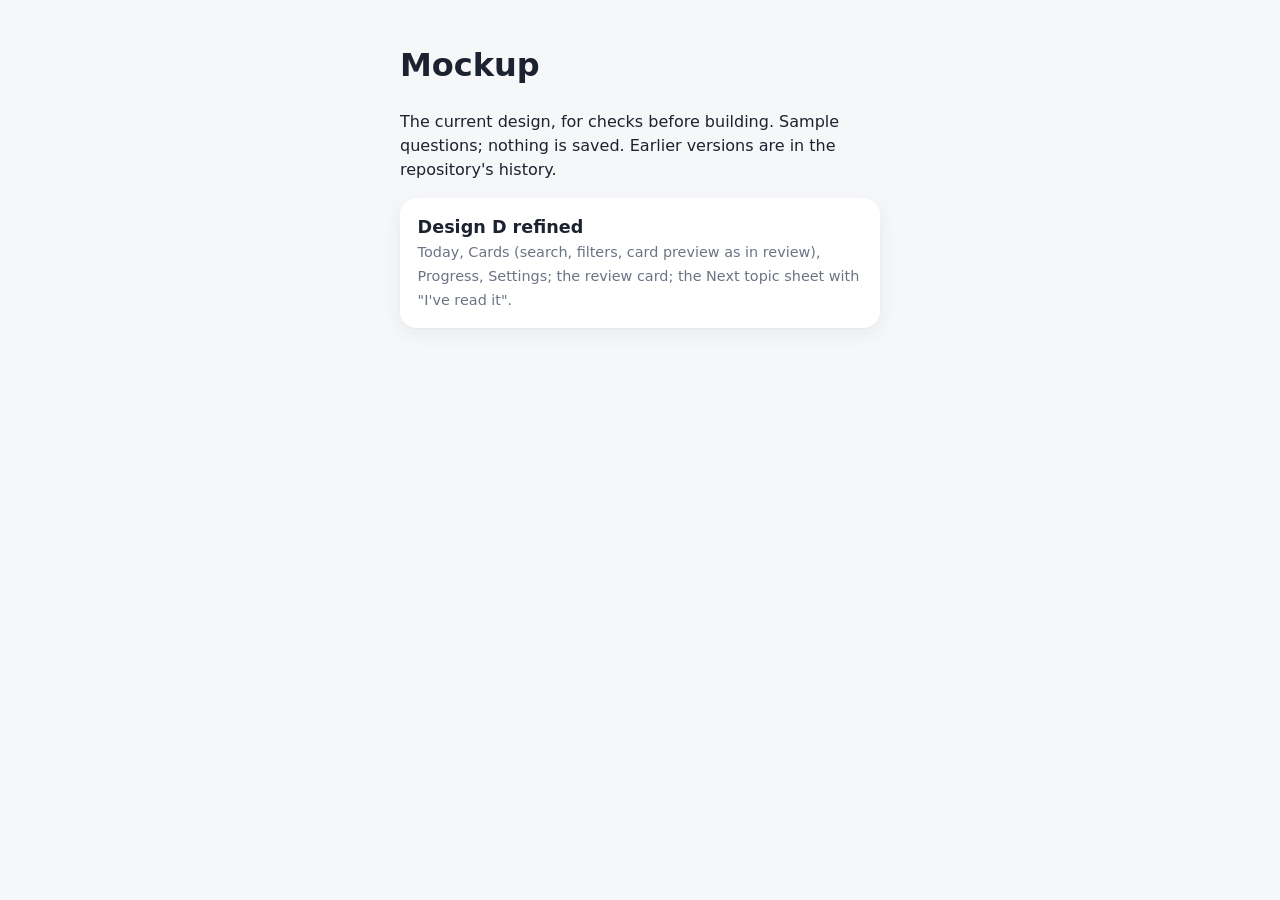
<file: mockups/index.html>
<!doctype html>
<html lang="en">
<head>
<meta charset="utf-8">
<meta name="viewport" content="width=device-width, initial-scale=1">
<title>Practice page mockup</title>
<style>
body { font:16px/1.5 system-ui, sans-serif; max-width:30rem; margin:auto; padding:1.2rem; background:#f6f7f9; color:#1c2230; }
a { display:block; background:#fff; border-radius:16px; padding:1rem 1.1rem; margin:.8rem 0; text-decoration:none; color:inherit; box-shadow:0 1px 2px rgba(20,30,60,.04), 0 6px 20px rgba(20,30,60,.06); }
a b { display:block; font-size:1.1rem; } a span { color:#6b7385; font-size:.9rem; }
</style>
</head>
<body>
<h1>Mockup</h1>
<p>The current design, for checks before building. Sample questions; nothing is saved. Earlier versions are in the repository's history.</p>
<a href="d2.html"><b>Design D refined</b><span>Today, Cards (search, filters, card preview as in review), Progress, Settings; the review card; the Next topic sheet with "I've read it".</span></a>
</body>
</html>
</file>
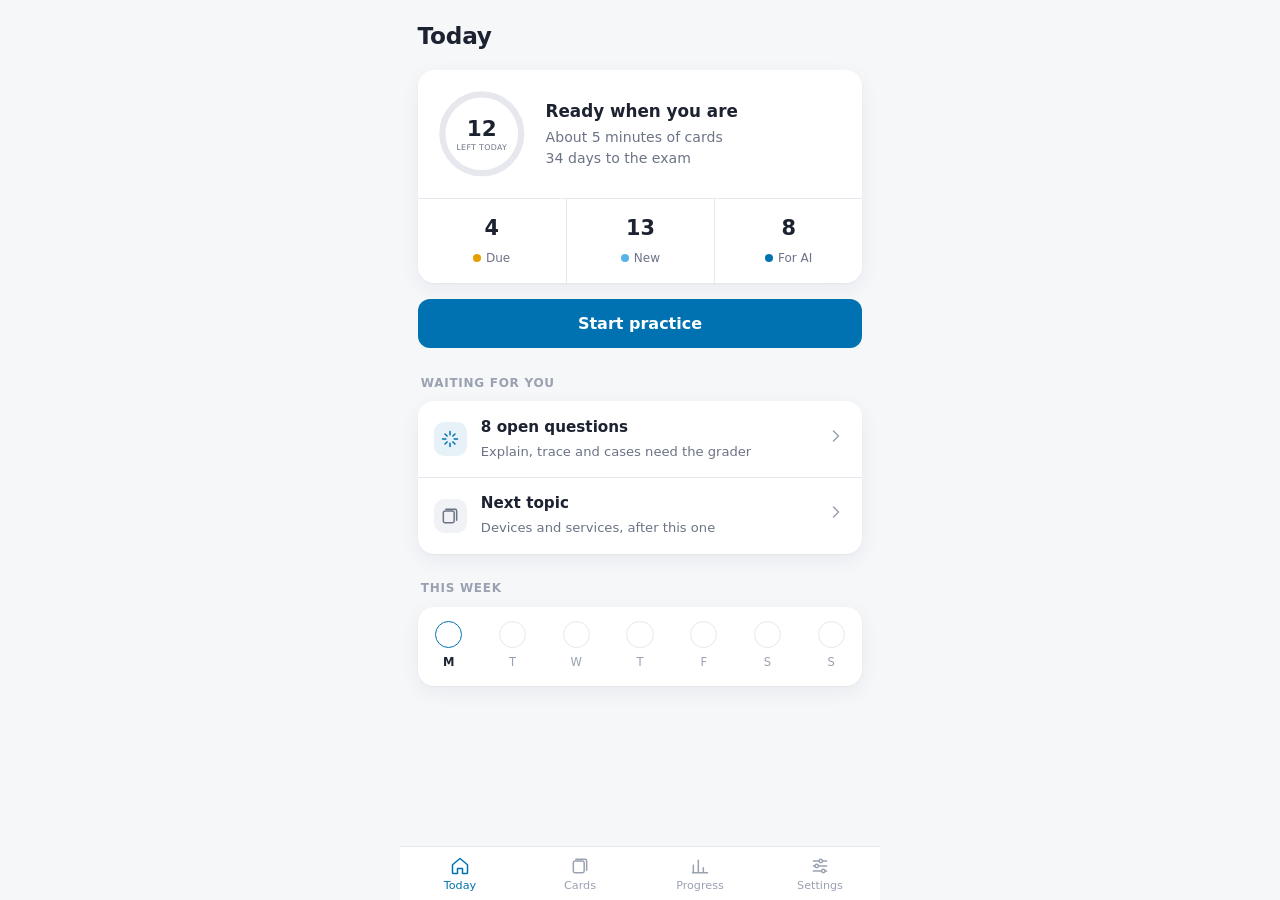
<file: mockups/d2.html>
<!doctype html>
<html lang="en">
<head>
<meta charset="utf-8">
<meta name="viewport" content="width=device-width, initial-scale=1, viewport-fit=cover">
<meta name="theme-color" content="#f6f7f9">
<title>Mockup D · refined</title>
<style>
/* One accent (Okabe-Ito blue). Other Okabe-Ito colours only as soft tints on the rating buttons and as small
   status dots, always next to an icon or a word. One radius scale, one icon set, one shadow. */
:root {
  --bg:#f6f7f9; --surface:#fff; --raised:#fff; --text:#1c2230; --muted:#6b7385; --faint:#9aa1b0; --line:#e6e8ee; --soft:#f0f2f6;
  --accent:#0072B2; --accent-soft:#e6f1f8;
  --sky:#56B4E9; --orange:#E69F00; --verm:#D55E00; --purple:#CC79A7;
  --r:16px; --r-sm:12px; --shadow:0 1px 2px rgba(20,30,60,.04), 0 6px 20px rgba(20,30,60,.06);
}
[data-theme="dark"] {
  --bg:#0f1217; --surface:#171b22; --raised:#1c212a; --text:#e8ebf2; --muted:#9aa2b3; --faint:#6f7789; --line:#272d38; --soft:#20252f;
  --accent:#4aa3d9; --accent-soft:#16283a; --shadow:0 1px 2px rgba(0,0,0,.3), 0 6px 20px rgba(0,0,0,.35);
}
* { box-sizing:border-box; -webkit-tap-highlight-color:transparent; }
html, body { margin:0; min-height:100%; background:var(--bg); color:var(--text); font:16px/1.5 system-ui, -apple-system, "Segoe UI", Roboto, sans-serif; }
body { max-width:30rem; margin:auto; }
main { padding:calc(env(safe-area-inset-top) + 1.2rem) 1.1rem 6.5rem; }
svg.i { width:1.25rem; height:1.25rem; fill:none; stroke:currentColor; stroke-width:1.8; stroke-linecap:round; stroke-linejoin:round; flex:none; }
h1 { font-size:1.45rem; font-weight:650; letter-spacing:-.01em; margin:0 0 1rem; }
.label { font-size:.75rem; font-weight:600; letter-spacing:.06em; text-transform:uppercase; color:var(--faint); margin:1.6rem .2rem .6rem; }
.surface { background:var(--surface); border-radius:var(--r); box-shadow:var(--shadow); }
.btn { display:flex; align-items:center; justify-content:center; gap:.5rem; width:100%; border:0; border-radius:var(--r-sm); padding:.95rem 1rem; font:600 1rem system-ui; cursor:pointer; text-decoration:none; }
.btn.primary { background:var(--accent); color:#fff; }
.btn.quiet { background:var(--soft); color:var(--text); }
.btn.plain { background:none; color:var(--muted); font-weight:500; padding:.6rem; }
/* tab bar */
.tabs { position:fixed; bottom:0; left:0; right:0; max-width:30rem; margin:auto; display:grid; grid-template-columns:repeat(4,1fr);
  background:color-mix(in srgb, var(--surface) 92%, transparent); backdrop-filter:blur(12px); border-top:1px solid var(--line);
  padding:.45rem 0 calc(.45rem + env(safe-area-inset-bottom)); }
.tabs button { background:none; border:0; color:var(--faint); font:500 .7rem system-ui; display:grid; justify-items:center; gap:.2rem; }
.tabs button.on { color:var(--accent); }
body.practising .tabs { display:none; } body.practising main { padding-bottom:1rem; }
/* today */
.hero { padding:1.2rem; display:flex; gap:1.2rem; align-items:center; }
.ring { width:5.6rem; height:5.6rem; flex:none; }
.ring .n { font:650 1.5rem system-ui; fill:var(--text); } .ring .s { font:500 .55rem system-ui; fill:var(--muted); letter-spacing:.04em; }
.hero h2 { margin:0 0 .2rem; font-size:1.05rem; font-weight:600; }
.hero p { margin:0; color:var(--muted); font-size:.88rem; }
.stats { display:grid; grid-template-columns:repeat(3,1fr); border-top:1px solid var(--line); }
.stats div { padding:.9rem .4rem; text-align:center; } .stats div + div { border-left:1px solid var(--line); }
.stats b { display:block; font-size:1.3rem; font-weight:650; } .stats span { font-size:.75rem; color:var(--muted); display:inline-flex; align-items:center; gap:.3rem; }
.dot { width:.5rem; height:.5rem; border-radius:50%; display:inline-block; flex:none; }
.rows { overflow:hidden; } .rowi { display:flex; align-items:center; gap:.85rem; padding:.9rem 1rem; }
.rowi + .rowi { border-top:1px solid var(--line); }
.rowi .ic { width:2.1rem; height:2.1rem; border-radius:10px; background:var(--soft); color:var(--muted); display:grid; place-items:center; flex:none; }
.rowi .ic.acc { background:var(--accent-soft); color:var(--accent); }
.rowi .tx { flex:1; min-width:0; } .rowi .tx b { display:block; font-weight:600; font-size:.95rem; } .rowi .tx span { color:var(--muted); font-size:.82rem; }
.rowi .tx p { margin:0; font-size:.92rem; display:-webkit-box; -webkit-line-clamp:2; -webkit-box-orient:vertical; overflow:hidden; }
.chev { color:var(--faint); }
.week { display:flex; justify-content:space-between; padding:.9rem 1.1rem; }
.day { display:grid; justify-items:center; gap:.35rem; font-size:.72rem; color:var(--faint); }
.day i { width:1.7rem; height:1.7rem; border-radius:50%; border:1.5px solid var(--line); display:grid; place-items:center; color:#fff; }
.day i.on { background:var(--accent); border-color:var(--accent); }
.day.today { color:var(--text); font-weight:600; } .day.today i:not(.on) { border-color:var(--accent); }
/* cards list */
.seg { display:flex; background:var(--soft); border-radius:var(--r-sm); padding:3px; }
.seg button { flex:1; border:0; background:none; color:var(--muted); padding:.5rem; border-radius:9px; font:500 .85rem system-ui; }
.seg button.on { background:var(--raised); color:var(--text); box-shadow:0 1px 3px rgba(0,0,0,.08); font-weight:600; }
.chips { display:flex; gap:.4rem; overflow-x:auto; padding:.8rem 0 .1rem; scrollbar-width:none; }
.searchrow { display:flex; gap:.5rem; margin-bottom:.8rem; }
.search { flex:1; display:flex; align-items:center; gap:.5rem; background:var(--surface); border:1px solid var(--line); border-radius:var(--r-sm); padding:0 .8rem; color:var(--faint); }
.search input { flex:1; border:0; outline:0; background:none; color:var(--text); font:1rem system-ui; padding:.7rem 0; }
.fbtn { position:relative; border:1px solid var(--line); background:var(--surface); color:var(--muted); border-radius:var(--r-sm); width:2.9rem; display:grid; place-items:center; }
.fbtn b { position:absolute; top:-.35rem; right:-.35rem; min-width:1.1rem; height:1.1rem; border-radius:999px; background:var(--accent); color:#fff; font-size:.68rem; display:grid; place-items:center; }
.veil { position:fixed; inset:0; background:rgba(10,15,30,.35); opacity:0; pointer-events:none; transition:opacity .25s; z-index:6; }
.veil.open { opacity:1; pointer-events:auto; }
.sheet { position:fixed; left:0; right:0; bottom:0; max-width:30rem; margin:auto; background:var(--surface); border-radius:20px 20px 0 0; padding:.5rem 1.1rem calc(1.2rem + env(safe-area-inset-bottom)); transform:translateY(105%); transition:transform .3s; z-index:7; max-height:85vh; overflow:auto; }
.sheet.open { transform:none; } .grab { width:2.4rem; height:4px; border-radius:999px; background:var(--line); margin:.3rem auto 1rem; }
.sheet h2 { margin:0 0 .2rem; font-size:1.15rem; } .sheet .sub { color:var(--muted); font-size:.88rem; margin:0 0 1rem; }
.checks label { display:flex; align-items:center; gap:.7rem; padding:.6rem 0; border-bottom:1px solid var(--line); }
.checks input { width:1.15rem; height:1.15rem; accent-color:var(--accent); }
.stack2 { display:grid; gap:.55rem; margin-top:1rem; }
.chips button { flex:none; display:inline-flex; align-items:center; gap:.4rem; border:1px solid var(--line); background:var(--surface); color:var(--muted);
  border-radius:999px; padding:.38rem .75rem; font:500 .82rem system-ui; }
.chips button.on { color:var(--accent); border-color:var(--accent); background:var(--accent-soft); }
.chips em { font-style:normal; color:var(--faint); font-size:.75rem; }
.status { display:inline-flex; align-items:center; gap:.35rem; font-size:.75rem; color:var(--muted); white-space:nowrap; }
/* review card */
.top { display:flex; align-items:center; gap:.8rem; margin-bottom:1rem; }
.iconbtn { background:none; border:0; color:var(--muted); padding:.25rem; display:grid; place-items:center; }
.bar { flex:1; height:4px; background:var(--line); border-radius:999px; overflow:hidden; }
.bar i { display:block; height:100%; width:0; background:var(--accent); transition:width .4s; }
.saved { font-size:.75rem; color:var(--muted); display:inline-flex; align-items:center; gap:.3rem; }
.stage { perspective:1200px; }
.card { display:grid; padding:1.5rem 1.35rem; min-height:20rem; transition:transform .45s cubic-bezier(.2,.7,.3,1); transform-style:preserve-3d; touch-action:pan-y; }
.card .face { grid-area:1/1; backface-visibility:hidden; } .card .front { padding-bottom:2.4rem; position:relative; } .card .back { transform:rotateY(180deg); }
.card.flipped { transform:rotateY(180deg); }
.meta { display:flex; align-items:center; gap:.45rem; font-size:.78rem; color:var(--muted); margin-bottom:1rem; }
.meta svg { width:1rem; height:1rem; }
.q { font-size:1.2rem; line-height:1.5; } .q strong, .a strong, .pts strong { font-weight:650; color:var(--accent); }
.hint { position:absolute; bottom:0; left:0; right:0; text-align:center; color:var(--faint); font-size:.8rem; }
table { border-collapse:collapse; width:100%; font-size:.9rem; margin:.2rem 0 1rem; }
th, td { text-align:left; padding:.42rem .35rem; border-bottom:1px solid var(--line); } th { color:var(--faint); font-weight:600; font-size:.72rem; text-transform:uppercase; letter-spacing:.05em; }
.pts { border-top:1px solid var(--line); padding-top:.8rem; }
.pts h4 { margin:0 0 .4rem; font-size:.82rem; color:var(--muted); font-weight:500; }
.pts ul { list-style:none; margin:0; padding:0; }
.pts li { display:flex; gap:.65rem; padding:.42rem 0; cursor:pointer; font-size:.95rem; }
.pts li .box { width:1.2rem; height:1.2rem; margin-top:.15rem; border-radius:6px; border:1.5px solid var(--faint); display:grid; place-items:center; flex:none; color:#fff; }
.pts li .box svg { width:.8rem; height:.8rem; stroke-width:3; opacity:0; }
.pts li.on .box { background:var(--accent); border-color:var(--accent); } .pts li.on .box svg { opacity:1; }
.actions { position:sticky; bottom:0; padding:1.2rem 0 calc(.6rem + env(safe-area-inset-bottom)); background:linear-gradient(transparent, var(--bg) 1rem); }
.ask { text-align:center; color:var(--muted); font-size:.88rem; margin:0 0 .65rem; }
.grid2 { display:grid; grid-template-columns:1fr 1fr; gap:.6rem; } .grid3 { display:grid; grid-template-columns:repeat(3,1fr); gap:.5rem; }
.rate { border:1.5px solid transparent; border-radius:var(--r-sm); padding:.85rem .4rem; font:600 .95rem system-ui; display:grid; justify-items:center; gap:.25rem; cursor:pointer; }
.rate small { font-weight:400; font-size:.72rem; color:var(--muted); }
.rate.no { background:color-mix(in srgb, var(--verm) 11%, var(--surface)); color:var(--verm); }
.rate.yes { background:var(--accent-soft); color:var(--accent); }
.rate.easy { background:color-mix(in srgb, var(--sky) 16%, var(--surface)); color:color-mix(in srgb, var(--sky) 55%, var(--text)); }
.rate.good { background:var(--accent-soft); color:var(--accent); }
.rate.hard { background:color-mix(in srgb, var(--orange) 16%, var(--surface)); color:color-mix(in srgb, var(--orange) 60%, var(--text)); }
.rate.suggest { border-color:currentColor; }
.opts { display:grid; gap:.55rem; margin-top:1.1rem; }
.opt { display:flex; gap:.8rem; align-items:center; text-align:left; border:1.5px solid var(--line); background:var(--surface); color:var(--text); border-radius:var(--r-sm); padding:.8rem .9rem; font:500 .97rem system-ui; }
.opt .k { width:1.7rem; height:1.7rem; border-radius:50%; background:var(--soft); color:var(--muted); display:grid; place-items:center; font-size:.8rem; font-weight:600; flex:none; }
.opt.right { border-color:var(--accent); } .opt.right .k { background:var(--accent); color:#fff; }
.opt.wrong { border-color:var(--verm); border-style:dashed; } .opt.wrong .k { background:var(--verm); color:#fff; }
.note { font-size:.85rem; color:var(--muted); margin:.2rem 0 0 2.5rem; } .note b { color:var(--verm); font-weight:600; }
textarea { width:100%; min-height:5.2rem; border:1.5px solid var(--line); border-radius:var(--r-sm); padding:.8rem; font:1rem system-ui; background:var(--surface); color:var(--text); }
.flag { display:inline-flex; align-items:center; gap:.35rem; margin:.4rem auto 0; background:none; border:0; color:var(--faint); font:500 .8rem system-ui; }
.flag.on { color:var(--orange); }
/* progress */
.topic { padding:1rem 1.1rem; } .topic + .topic { border-top:1px solid var(--line); }
.topic h3 { margin:0 0 .55rem; font-size:.95rem; font-weight:600; display:flex; justify-content:space-between; } .topic h3 span { font-weight:400; color:var(--muted); font-size:.8rem; }
.split { display:flex; gap:3px; height:6px; } .split i { border-radius:999px; }
.split .k { background:var(--accent); } .split .l { background:var(--accent); opacity:.4; } .split .n { background:var(--line); }
.legend { display:flex; gap:1rem; font-size:.75rem; color:var(--muted); padding:.2rem .3rem 0; }
.legend i { display:inline-block; width:.9rem; height:6px; border-radius:999px; margin-right:.35rem; vertical-align:2px; }
.cols { display:flex; align-items:flex-end; gap:.6rem; height:6.5rem; padding:1rem 1.1rem .8rem; }
.cols div { flex:1; display:grid; justify-items:center; gap:.35rem; font-size:.7rem; color:var(--faint); }
.cols i { width:.6rem; border-radius:999px; background:var(--accent); }
.big2 { display:grid; grid-template-columns:1fr 1fr; } .big2 div { padding:1rem 1.1rem; } .big2 div + div { border-left:1px solid var(--line); }
.big2 b { display:block; font-size:1.5rem; font-weight:650; } .big2 span { font-size:.78rem; color:var(--muted); }
/* overlay with a card as reviewed */
.overlay { position:fixed; inset:0; background:var(--bg); max-width:30rem; margin:auto; padding:calc(env(safe-area-inset-top) + 1rem) 1.1rem 1rem; overflow:auto; transform:translateY(100%); transition:transform .3s; z-index:5; }
.overlay.open { transform:none; }
.banner { display:flex; align-items:center; gap:.5rem; font-size:.8rem; color:var(--muted); background:var(--soft); border-radius:999px; padding:.35rem .8rem; }
.switch { width:2.8rem; height:1.6rem; border-radius:999px; background:var(--accent); position:relative; flex:none; }
.switch::after { content:""; position:absolute; right:3px; top:3px; width:1.25rem; height:1.25rem; border-radius:50%; background:#fff; box-shadow:0 1px 2px rgba(0,0,0,.2); }
[hidden] { display:none !important; }
</style>
</head>
<body>
<main id="main"></main>
<nav class="tabs" id="tabs"></nav>
<div class="overlay" id="overlay"></div>
<div class="veil" id="veil"></div>
<div class="sheet" id="sheet"><div class="grab"></div><div id="sheetBody"></div></div>

<script type="module">
import { CARDS, rich, list, swipe, theme } from "./common.js";
const $ = (id) => document.getElementById(id);
const main = $("main");
theme();

// one icon set: 24-unit grid, 1.8 stroke
const P = {
  home: "M3 10.5 12 3l9 7.5V20a1 1 0 0 1-1 1h-5v-6H9v6H4a1 1 0 0 1-1-1z",
  cards: "M7 4h11a2 2 0 0 1 2 2v11M4 8a2 2 0 0 1 2-2h9a2 2 0 0 1 2 2v10a2 2 0 0 1-2 2H6a2 2 0 0 1-2-2z",
  chart: "M4 20V11M10 20V5M16 20v-6M3 20h18",
  gear: "M4 6h7M15 6h5M4 12h2M10 12h10M4 18h10M18 18h2M13 8a2 2 0 1 0 0-4 2 2 0 0 0 0 4zM8 14a2 2 0 1 0 0-4 2 2 0 0 0 0 4zM16 20a2 2 0 1 0 0-4 2 2 0 0 0 0 4z",
  check: "M5 12.5 10 17l9-10", x: "M6 6l12 12M18 6 6 18", zap: "M13 2 4 14h7l-1 8 9-12h-7z",
  clock: "M12 7v5l3 2M21 12a9 9 0 1 1-18 0 9 9 0 0 1 18 0z", mount: "M3 20 9.5 8l4 7 2.5-4L21 20z",
  card: "M4 6a2 2 0 0 1 2-2h12a2 2 0 0 1 2 2v12a2 2 0 0 1-2 2H6a2 2 0 0 1-2-2zM8 9h8M8 13h5",
  choice: "M9 6h11M9 12h11M9 18h11M4 6h.01M4 12h.01M4 18h.01",
  pen: "M4 20h4L19 9l-4-4L4 16zM14 6l4 4", spark: "M12 3v4M12 17v4M3 12h4M17 12h4M6 6l2.5 2.5M15.5 15.5 18 18M6 18l2.5-2.5M15.5 8.5 18 6",
  right: "M9 6l6 6-6 6", close: "M6 6l12 12M18 6 6 18", flag: "M5 21V4h11l-1.5 4L16 12H5", eye: "M2 12s3.5-7 10-7 10 7 10 7-3.5 7-10 7S2 12 2 12zM12 15a3 3 0 1 0 0-6 3 3 0 0 0 0 6z",
  sun: "M12 17a5 5 0 1 0 0-10 5 5 0 0 0 0 10zM12 1v2M12 21v2M4.2 4.2l1.4 1.4M18.4 18.4l1.4 1.4M1 12h2M21 12h2M4.2 19.8l1.4-1.4M18.4 5.6l1.4-1.4",
  key: "M15 7a4 4 0 1 1-3.9 5H3v3h3v3h3v-3h2.1A4 4 0 0 1 15 7z", cloud: "M7 18a5 5 0 1 1 1-9.9A6 6 0 0 1 19.5 10 4 4 0 0 1 18 18z",
  search: "M11 18a7 7 0 1 0 0-14 7 7 0 0 0 0 14zM20 20l-4-4", filter: "M3 5h18l-7 8v6l-4 2v-8z", book: "M4 5a2 2 0 0 1 2-2h13v16H6a2 2 0 0 0-2 2zM4 21V5",
};
const ic = (name, cls = "i") => `<svg class="${cls}" viewBox="0 0 24 24"><path d="${P[name]}"/></svg>`;
const el = (tag, cls, text) => { const e = document.createElement(tag); if (cls) e.className = cls; if (text != null) e.textContent = text; return e; };

const TYPE = { card: ["card", "Self-graded"], choice: ["choice", "Choice + why"], open: ["pen", "Open · AI"] };
const STATUS = { due: ["var(--orange)", "Due now"], learn: ["var(--purple)", "Learning"], new: ["var(--sky)", "New"], later: ["var(--line)", "In 3 days"], ai: ["var(--accent)", "Needs AI"] };
const QUEUE = [
  { t: "How networks move data", k: "card", s: "due", c: 0 },
  { t: "How networks move data", k: "card", s: "learn", c: 1 },
  { t: "How networks move data", k: "open", s: "ai", f: "Explain why a change inside one layer does not affect the others" },
  { t: "How networks move data", k: "open", s: "ai", f: "Trace how headers are added going down the stack" },
  { t: "Devices and services", k: "choice", s: "new", c: 2 },
  { t: "Devices and services", k: "open", s: "ai", f: "Why can't a switch reach a host on another network?" },
  { t: "Reliability and security", k: "card", s: "later", f: "Inside IPsec, which protocol encrypts and which only checks?" },
];
const s = { due: 12, done: 0, again: 0, ai: 8 };
const statusEl = (k) => { const sp = el("span", "status"); const d = el("i", "dot"); d.style.background = STATUS[k][0]; sp.append(d, STATUS[k][1]); return sp; };

$("tabs").innerHTML = [["today", "home", "Today"], ["cards", "cards", "Cards"], ["progress", "chart", "Progress"], ["settings", "gear", "Settings"]]
  .map(([k, i, l]) => `<button data-tab="${k}">${ic(i)}${l}</button>`).join("");
document.querySelectorAll("#tabs button").forEach((b) => b.onclick = () => tab(b.dataset.tab));
function tab(name) {
  document.querySelectorAll("#tabs button").forEach((b) => b.classList.toggle("on", b.dataset.tab === name));
  document.body.classList.remove("practising");
  ({ today, cards, progress, settings })[name]();
}

function ring(left, total) {
  const r = 44, c = 2 * Math.PI * r, f = total ? 1 - left / total : 0;
  return `<svg class="ring" viewBox="0 0 100 100"><circle cx="50" cy="50" r="${r}" fill="none" stroke="var(--line)" stroke-width="7"/>
    <circle cx="50" cy="50" r="${r}" fill="none" stroke="var(--accent)" stroke-width="7" stroke-linecap="round" stroke-dasharray="${c}" stroke-dashoffset="${c * (1 - f)}" transform="rotate(-90 50 50)"/>
    <text class="n" x="50" y="53" text-anchor="middle">${left}</text><text class="s" x="50" y="68" text-anchor="middle">LEFT TODAY</text></svg>`;
}

function today() {
  const left = s.due - s.done;
  main.innerHTML = `<h1>Today</h1>
    <section class="surface"><div class="hero">${ring(left, s.due)}<div><h2>${s.done ? "Keep going" : "Ready when you are"}</h2>
      <p>About ${Math.max(1, Math.round(left * .4))} minutes of cards</p><p>34 days to the exam</p></div></div>
      <div class="stats"><div><b>4</b><span><i class="dot" style="background:var(--orange)"></i>Due</span></div>
      <div><b>13</b><span><i class="dot" style="background:var(--sky)"></i>New</span></div>
      <div><b>${s.ai}</b><span><i class="dot" style="background:var(--accent)"></i>For AI</span></div></div></section>
    <p></p><button class="btn primary" id="go">Start practice</button>
    <div class="label">Waiting for you</div>
    <section class="surface rows"><div class="rowi"><div class="ic acc">${ic("spark")}</div><div class="tx"><b>${s.ai} open questions</b><span>Explain, trace and cases need the grader</span></div><span class="chev">${ic("right")}</span></div>
      <div class="rowi" id="nexttopic"><div class="ic">${ic("cards")}</div><div class="tx"><b>Next topic</b><span>Devices and services, after this one</span></div><span class="chev">${ic("right")}</span></div></section>
    <div class="label">This week</div>
    <section class="surface week">${["M", "T", "W", "T", "F", "S", "S"].map((d, n) => `<div class="day${n === 0 ? " today" : ""}"><i class="${n === 0 && s.done ? "on" : ""}">${n === 0 && s.done ? ic("check") : ""}</i>${d}</div>`).join("")}</section>`;
  $("go").onclick = () => { i = 0; practise(); };
  $("nexttopic").onclick = nextTopic;
}

function openSheet(build) {
  const body = $("sheetBody"); body.replaceChildren(); build(body);
  $("veil").classList.add("open"); $("sheet").classList.add("open");
}
function closeSheet() { $("veil").classList.remove("open"); $("sheet").classList.remove("open"); }

// Read the note in Obsidian (the GitSync copy on the phone), then mark the topic as read here to open its cards.
function nextTopic() {
  const file = "10 - Notes/Devices and services that act on traffic";
  openSheet((b) => {
    b.append(el("h2", "", "Devices and services"), el("p", "sub", "About 12 minutes of reading · 15 cards open once you have read it"));
    const st = el("div", "stack2");
    const read = el("a", "btn quiet"); read.innerHTML = `${ic("book")}Read the note in Obsidian`;
    read.href = `obsidian://open?vault=vault&file=${encodeURIComponent(file)}`;
    const done = el("button", "btn primary", "I've read it · open its cards"); done.onclick = closeSheet;
    st.append(read, done, el("p", "ask", "Marking it read saves to GitHub like an answer; its cards join Today."));
    b.append(st);
  });
}

let groupBy = "topic", filter = "all", query = "";
const picked = { topic: new Set(), k: new Set() };
function cards() {
  main.innerHTML = `<h1>Cards</h1><div class="searchrow"><label class="search">${ic("search")}<input id="q" placeholder="Search questions" autocomplete="off"></label>
    <button class="fbtn" id="fbtn" aria-label="Filters">${ic("filter")}</button></div>
    <div class="seg" id="seg"><button data-g="topic">Topic</button><button data-g="k">Type</button><button data-g="s">Status</button></div>
    <div class="chips" id="chips"></div><div id="groups"></div>`;
  $("q").value = query;
  $("q").oninput = () => { query = $("q").value.toLowerCase(); renderCards(); };
  $("fbtn").onclick = filters;
  [...$("seg").children].forEach((b) => { b.classList.toggle("on", b.dataset.g === groupBy); b.onclick = () => { groupBy = b.dataset.g; renderCards(); }; });
  renderCards();
}
const textOf = (q) => (q.c != null ? CARDS[q.c].front : q.f).replace(/\*\*/g, "");
const matches = (q) => (!query || textOf(q).toLowerCase().includes(query) || q.t.toLowerCase().includes(query))
  && (!picked.topic.size || picked.topic.has(q.t)) && (!picked.k.size || picked.k.has(q.k));
function filters() {
  openSheet((b) => {
    b.append(el("h2", "", "Filter cards"));
    const group = (title, key, values) => {
      b.append(el("div", "label", title)); const box = el("div", "checks");
      values.forEach(([v, label]) => { const l = el("label"); const x = el("input"); x.type = "checkbox"; x.checked = picked[key].has(v);
        x.onchange = () => { x.checked ? picked[key].add(v) : picked[key].delete(v); renderCards(); }; l.append(x, label); box.append(l); });
      b.append(box);
    };
    group("Topic", "topic", [...new Set(QUEUE.map((q) => q.t))].map((t) => [t, t]));
    group("Type", "k", Object.entries(TYPE).map(([k, [, label]]) => [k, label]));
    const st = el("div", "stack2"); const clear = el("button", "btn quiet", "Clear filters");
    clear.onclick = () => { picked.topic.clear(); picked.k.clear(); closeSheet(); renderCards(); };
    const done = el("button", "btn primary", "Show cards"); done.onclick = closeSheet; st.append(done, clear); b.append(st);
  });
}
function renderCards() {
  const n = picked.topic.size + picked.k.size;
  $("fbtn").querySelector("b")?.remove(); if (n) $("fbtn").append(el("b", "", String(n)));
  [...$("seg").children].forEach((b) => b.classList.toggle("on", b.dataset.g === groupBy));
  const F = [["all", "All"], ["due", "Due"], ["new", "New"], ["learn", "Learning"], ["ai", "Needs AI"], ["later", "Later"]];
  const base = QUEUE.filter(matches);
  $("chips").replaceChildren(...F.map(([k, label]) => {
    const b = el("button", filter === k ? "on" : "");
    if (k !== "all") { const d = el("i", "dot"); d.style.background = STATUS[k][0]; b.append(d); }
    b.append(label, el("em", "", String(base.filter((q) => k === "all" || q.s === k).length)));
    b.onclick = () => { filter = k; renderCards(); }; return b;
  }));
  const groups = {};
  base.filter((q) => filter === "all" || q.s === filter).forEach((q) => {
    const key = groupBy === "topic" ? q.t : groupBy === "k" ? TYPE[q.k][1] : STATUS[q.s][1];
    (groups[key] ??= []).push(q);
  });
  if (!Object.keys(groups).length) return $("groups").replaceChildren(el("p", "ask", "No cards match."));
  $("groups").replaceChildren(...Object.entries(groups).flatMap(([name, items]) => {
    const sec = el("section", "surface rows");
    items.forEach((q) => {
      const row = el("div", "rowi"); row.innerHTML = `<div class="ic">${ic(TYPE[q.k][0])}</div>`;
      const tx = el("div", "tx"); const p = el("p"); rich(p, q.c != null ? CARDS[q.c].front : q.f); p.replaceChildren(...p.firstChild.childNodes);
      tx.append(p, statusEl(q.s)); row.append(tx); row.insertAdjacentHTML("beforeend", `<span class="chev">${ic("eye")}</span>`);
      row.onclick = () => preview(q); sec.append(row);
    });
    return [el("div", "label", name), sec];
  }));
}

// The card exactly as in review, in an overlay; nothing is recorded.
function preview(q) {
  const o = $("overlay");
  o.innerHTML = `<div class="top"><button class="iconbtn" id="pclose">${ic("close")}</button><span class="banner">${ic("eye")}Preview · nothing is recorded</span></div><div id="pcard"></div><div class="actions" id="pact"></div>`;
  const c = q.c != null ? CARDS[q.c] : { kind: "open", topic: q.t, front: q.f };
  const view = cardView(c, $("pcard"));
  const act = $("pact");
  if (c.kind === "card") {
    const b = el("button", "btn quiet", "Show answer"); b.onclick = () => { view.flip(); b.textContent = "Show question"; b.onclick = () => { view.unflip(); preview(q); }; }; act.append(b);
  } else if (c.kind === "open") act.append(el("p", "ask", "Open questions are answered in a Claude session, where the grader reads your answer."));
  $("pclose").onclick = () => o.classList.remove("open");
  o.classList.add("open");
}

// Builds a review card into `host`; returns controls. Used by practice and by preview.
function cardView(c, host) {
  host.innerHTML = `<div class="stage"><div class="card surface"><div class="face front"><div class="meta"></div><div class="q"></div><div class="opts" hidden></div><div class="hint"></div></div>
    <div class="face back"><div class="meta">${ic("check")}Answer</div><div class="a"></div><div class="pts"><h4>You knew it if you said each of these, in any words:</h4><ul></ul></div></div></div></div>`;
  const card = host.querySelector(".card");
  host.querySelector(".front .meta").innerHTML = `${ic(TYPE[c.kind][0])}<span></span>`;
  host.querySelector(".front .meta span").textContent = `${TYPE[c.kind][1]} · ${c.topic}`;
  rich(host.querySelector(".q"), c.front);
  host.querySelector(".hint").textContent = c.kind === "card" ? "Tap to see the answer · swipe left if you didn't know it" : "";
  if (c.kind === "card") {
    rich(host.querySelector(".a"), c.back);
    const ul = host.querySelector(".pts ul"); list(ul, c.points);
    [...ul.children].forEach((li) => { const t = el("span"); t.append(...li.childNodes); li.innerHTML = `<span class="box">${ic("check")}</span>`; li.append(t); });
  }
  return {
    card, opts: host.querySelector(".opts"), points: () => [...host.querySelectorAll(".pts li")],
    flip: () => card.classList.add("flipped"), unflip: () => card.classList.remove("flipped"),
  };
}

function progress() {
  const T = [["How networks move data", 2, 3, 8, "13 cards"], ["Devices and services", 0, 0, 15, "opens after the first topic"], ["Reliability and security", 0, 0, 19, "later"]];
  main.innerHTML = `<h1>Progress</h1>
    <section class="surface big2"><div><b>${s.done + 3}</b><span>answered this week</span></div><div><b>–</b><span>remembered on time · after a week of data</span></div></section>
    <div class="label">Topics</div><section class="surface">${T.map(([n, k, l, nw, note]) => { const t = k + l + nw;
      return `<div class="topic"><h3>${n}<span>${note}</span></h3><div class="split"><i class="k" style="flex:${k || 0.0001}"></i><i class="l" style="flex:${l || 0.0001}"></i><i class="n" style="flex:${nw}"></i></div></div>`; }).join("")}</section>
    <div class="legend"><span><i style="background:var(--accent)"></i>Known</span><span><i style="background:var(--accent);opacity:.4"></i>Learning</span><span><i style="background:var(--line)"></i>Not started</span></div>
    <div class="label">Answers per day</div><section class="surface cols">${[3, 0, 0, 0, 0, 0, s.done].map((v, n) => `<div><i style="height:${v * 9 + 6}px;opacity:${v ? 1 : .25}"></i>${"MTWTFSS"[n]}</div>`).join("")}</section>`;
}

function settings() {
  main.innerHTML = `<h1>Settings</h1><div class="label">Appearance</div>
    <section class="surface rows"><div class="rowi"><div class="ic">${ic("sun")}</div><div class="tx"><b>Theme</b></div><div class="seg" id="th" style="width:12.5rem"><button data-v="system">Phone</button><button data-v="light">Light</button><button data-v="dark">Dark</button></div></div>
      <div class="rowi"><div class="ic">${ic("cards")}</div><div class="tx"><b>Swipe to rate</b><span>Left: didn't know</span></div><span class="switch"></span></div></section>
    <div class="label">Saving</div>
    <section class="surface rows"><div class="rowi"><div class="ic">${ic("cloud")}</div><div class="tx"><b>Saved to GitHub</b><span>just now</span></div><span class="chev">${ic("check")}</span></div>
      <div class="rowi"><div class="ic">${ic("key")}</div><div class="tx"><b>Token</b><span>works · expires in 87 days</span></div><span class="chev">${ic("right")}</span></div></section>`;
  const cur = localStorage.getItem("mock-theme") || "system";
  [...$("th").children].forEach((b) => { b.classList.toggle("on", b.dataset.v === cur); b.onclick = () => { localStorage.setItem("mock-theme", b.dataset.v); theme(); settings(); }; });
}

// ---------- practice ----------
let i = 0, view, flipped = false, heavy = false;
function practise() {
  document.body.classList.add("practising");
  main.innerHTML = `<div class="top"><button class="iconbtn" id="x">${ic("close")}</button><div class="bar"><i id="bar"></i></div><span class="saved" id="sync">${ic("cloud")}Saved</span></div><div id="host"></div><div class="actions" id="actions"></div>`;
  $("x").onclick = () => tab("today");
  show();
}
function show() {
  $("bar").style.width = `${(s.done / s.due) * 100}%`;
  const c = CARDS[i]; if (!c) return end();
  flipped = false; heavy = false;
  view = cardView(c, $("host"));
  if (c.kind === "choice") return choice(c);
  view.card.onclick = (e) => { if (!e.target.closest("li")) flip(); };
  view.points().forEach((li) => li.onclick = () => { li.classList.toggle("on"); suggest(); });
  swipe(view.card, { move: (dx) => { if (!flipped) view.card.style.transform = dx ? `translateX(${dx}px) rotate(${dx / 30}deg)` : ""; },
    left: () => { flip(); next(1); }, right: () => flip() });
  $("actions").innerHTML = ""; const b = el("button", "btn primary", "Show answer"); b.onclick = flip; $("actions").append(b);
}
function flip() { if (flipped) return; flipped = true; view.card.style.transform = ""; view.flip(); step1(); }
function flagBtn() { return `<button class="flag${heavy ? " on" : ""}" id="flag">${ic("flag")}Too much for one card</button>`; }
function wireFlag() { $("flag").onclick = () => { heavy = !heavy; $("flag").classList.toggle("on", heavy); }; }
function step1() {
  $("actions").innerHTML = `<p class="ask">Did you know it?</p><div class="grid2">
    <button class="rate no" id="no">${ic("x")}No<small>a point missing or wrong</small></button>
    <button class="rate yes" id="yes">${ic("check")}Yes<small>every key point</small></button></div><div style="text-align:center">${flagBtn()}</div>`;
  $("no").onclick = () => next(1); $("yes").onclick = step2; wireFlag(); suggest();
}
function suggest() {
  const lis = view.points(); if (!$("no") || !lis.length) return;
  const all = lis.every((l) => l.classList.contains("on")), any = lis.some((l) => l.classList.contains("on"));
  $("yes").classList.toggle("suggest", all); $("no").classList.toggle("suggest", any && !all);
}
function step2() {
  $("actions").innerHTML = `<p class="ask">How did it come?</p><div class="grid3">
    <button class="rate easy" id="e">${ic("zap")}Instantly<small>about 2 s, sure</small></button>
    <button class="rate good" id="g">${ic("clock")}A moment<small>a few seconds</small></button>
    <button class="rate hard" id="h">${ic("mount")}With effort<small>hesitated</small></button></div>
    <div style="text-align:center"><button class="flag" id="b1">← Back</button></div>`;
  $("e").onclick = () => next(4); $("g").onclick = () => next(3); $("h").onclick = () => next(2); $("b1").onclick = step1;
}
function choice(c) {
  view.opts.hidden = false;
  view.opts.replaceChildren(...c.options.map((o, n) => { const b = el("button", "opt"); b.append(el("span", "k", "ABCD"[n]), o.text); b.onclick = () => pick(c, n, b); return b; }));
  $("actions").innerHTML = '<p class="ask">Choose one</p>';
}
function pick(c, n, b) {
  const opts = [...view.opts.children]; opts.forEach((x) => x.disabled = true);
  const r = c.options.findIndex((x) => x.right);
  opts[r].classList.add("right"); opts[r].querySelector(".k").innerHTML = ic("check");
  if (n !== r) {
    b.classList.add("wrong"); b.querySelector(".k").innerHTML = ic("x");
    const note = el("p", "note"); note.append(el("b", "", "Trap: "), c.options[n].trap); b.after(note);
    $("actions").replaceChildren(el("p", "ask", c.why)); const go = el("button", "btn primary", "Continue"); go.onclick = () => next(1); $("actions").append(go);
  } else {
    $("actions").innerHTML = '<p class="ask">Right. Why? A sentence or two, graded at your next Claude session</p><textarea placeholder="Because…"></textarea><p></p><button class="btn primary" id="go">Save reason</button>';
    $("go").onclick = () => next(3);
  }
}
function next(r) {
  s.done++; if (r === 1) s.again++;
  $("sync").innerHTML = `${ic("cloud")}Saving…`; setTimeout(() => { if ($("sync")) $("sync").innerHTML = `${ic("cloud")}Saved`; }, 700);
  view.card.style.transform = `translateX(${r === 1 ? -115 : 115}%) rotate(${r === 1 ? -6 : 6}deg)`;
  setTimeout(() => { i++; show(); }, 260);
}
function end() {
  document.body.classList.remove("practising");
  main.innerHTML = `<div style="text-align:center;padding:1.5rem 0 .5rem"><svg viewBox="0 0 64 64" style="width:4.5rem"><circle cx="32" cy="32" r="30" fill="var(--accent-soft)"/><path d="M20 33l8 8 16-17" stroke="var(--accent)" stroke-width="4.5" fill="none" stroke-linecap="round" stroke-linejoin="round"/></svg>
    <h1 style="margin:.6rem 0 0">Done for now</h1><p style="color:var(--muted);margin:.2rem 0 1.2rem">Everything is saved</p></div>
    <section class="surface"><div class="stats" style="border:0"><div><b>${s.done}</b><span>answered</span></div><div><b>${s.again}</b><span>back soon</span></div><div><b>${s.ai}</b><span>for AI</span></div></div></section>
    <p></p><section class="surface rows"><div class="rowi"><div class="ic acc">${ic("spark")}</div><div class="tx"><b>Continue with Claude</b><span>${s.ai} open questions wait for the grader</span></div><span class="chev">${ic("right")}</span></div></section>
    <p></p><button class="btn quiet" id="home">Back to Today</button>`;
  $("home").onclick = () => tab("today");
}
$("veil").onclick = closeSheet;
tab("today");
</script>
</body>
</html>
</file>
